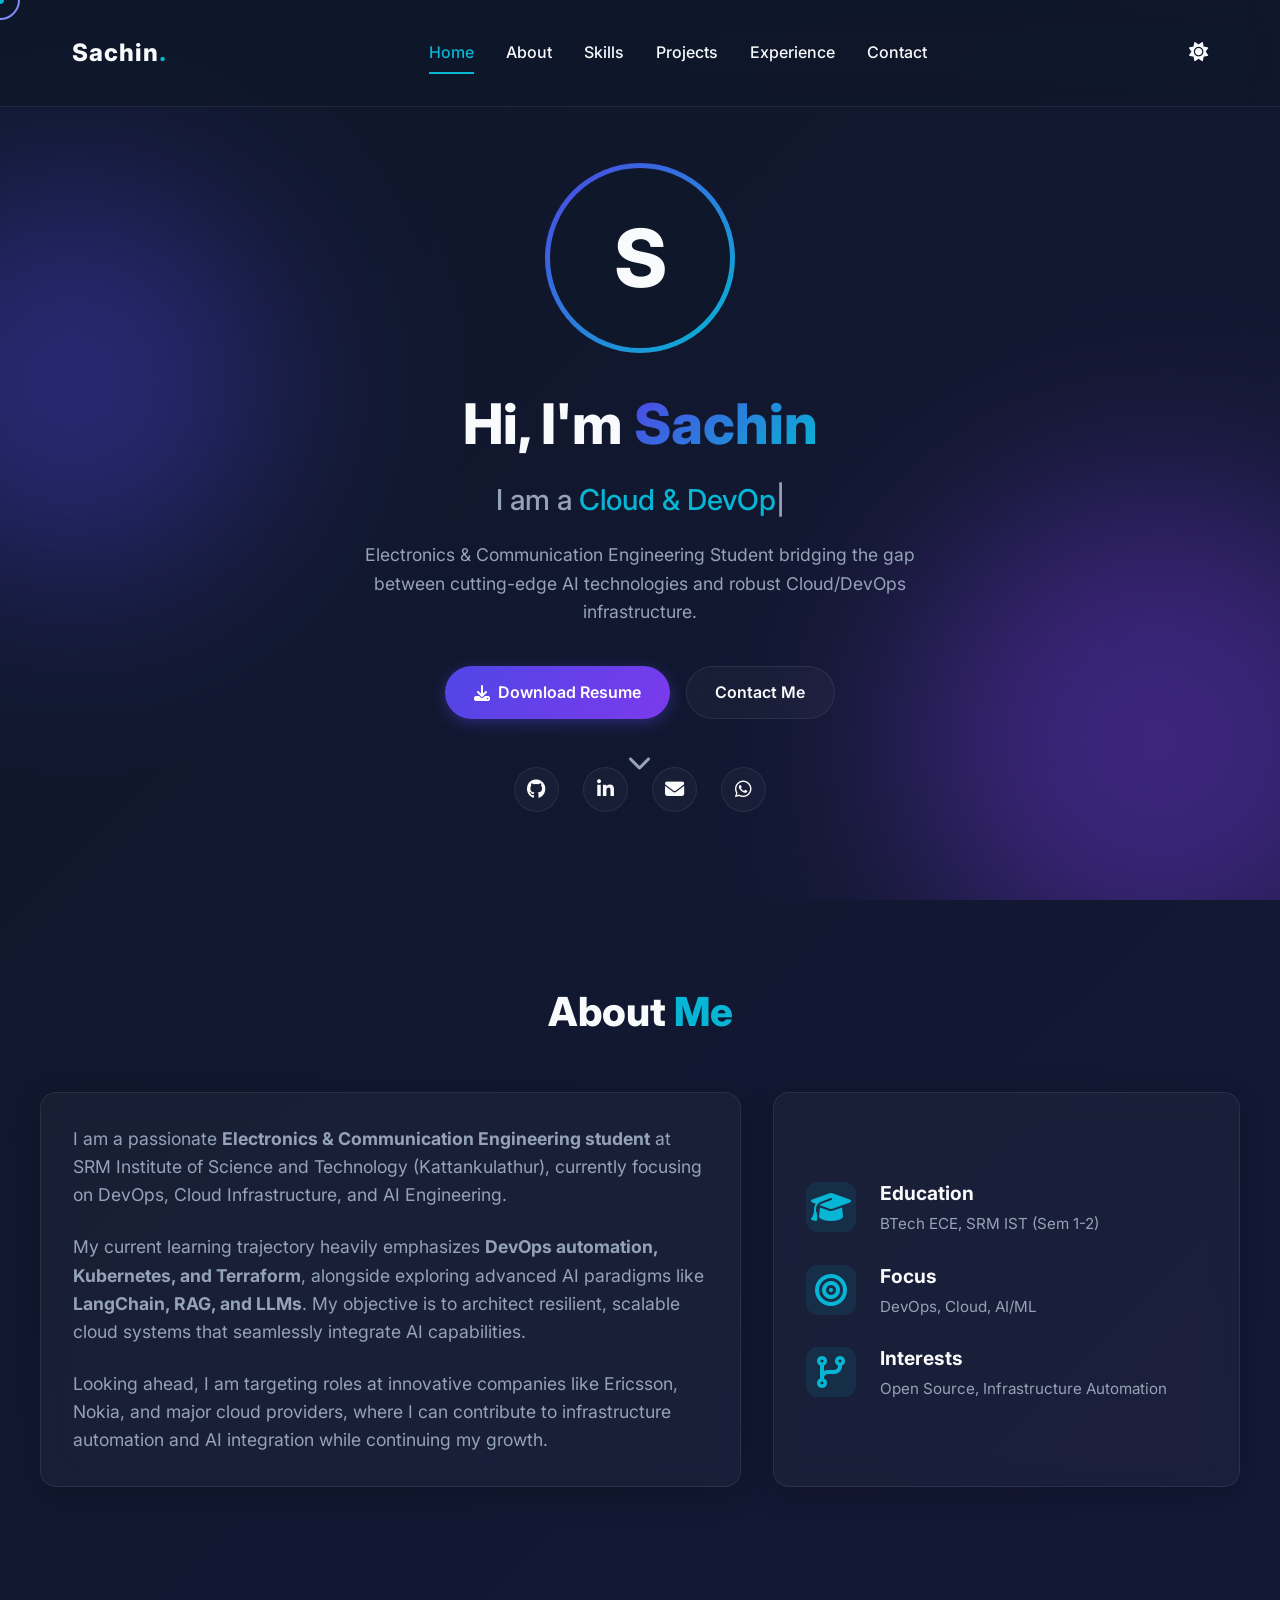
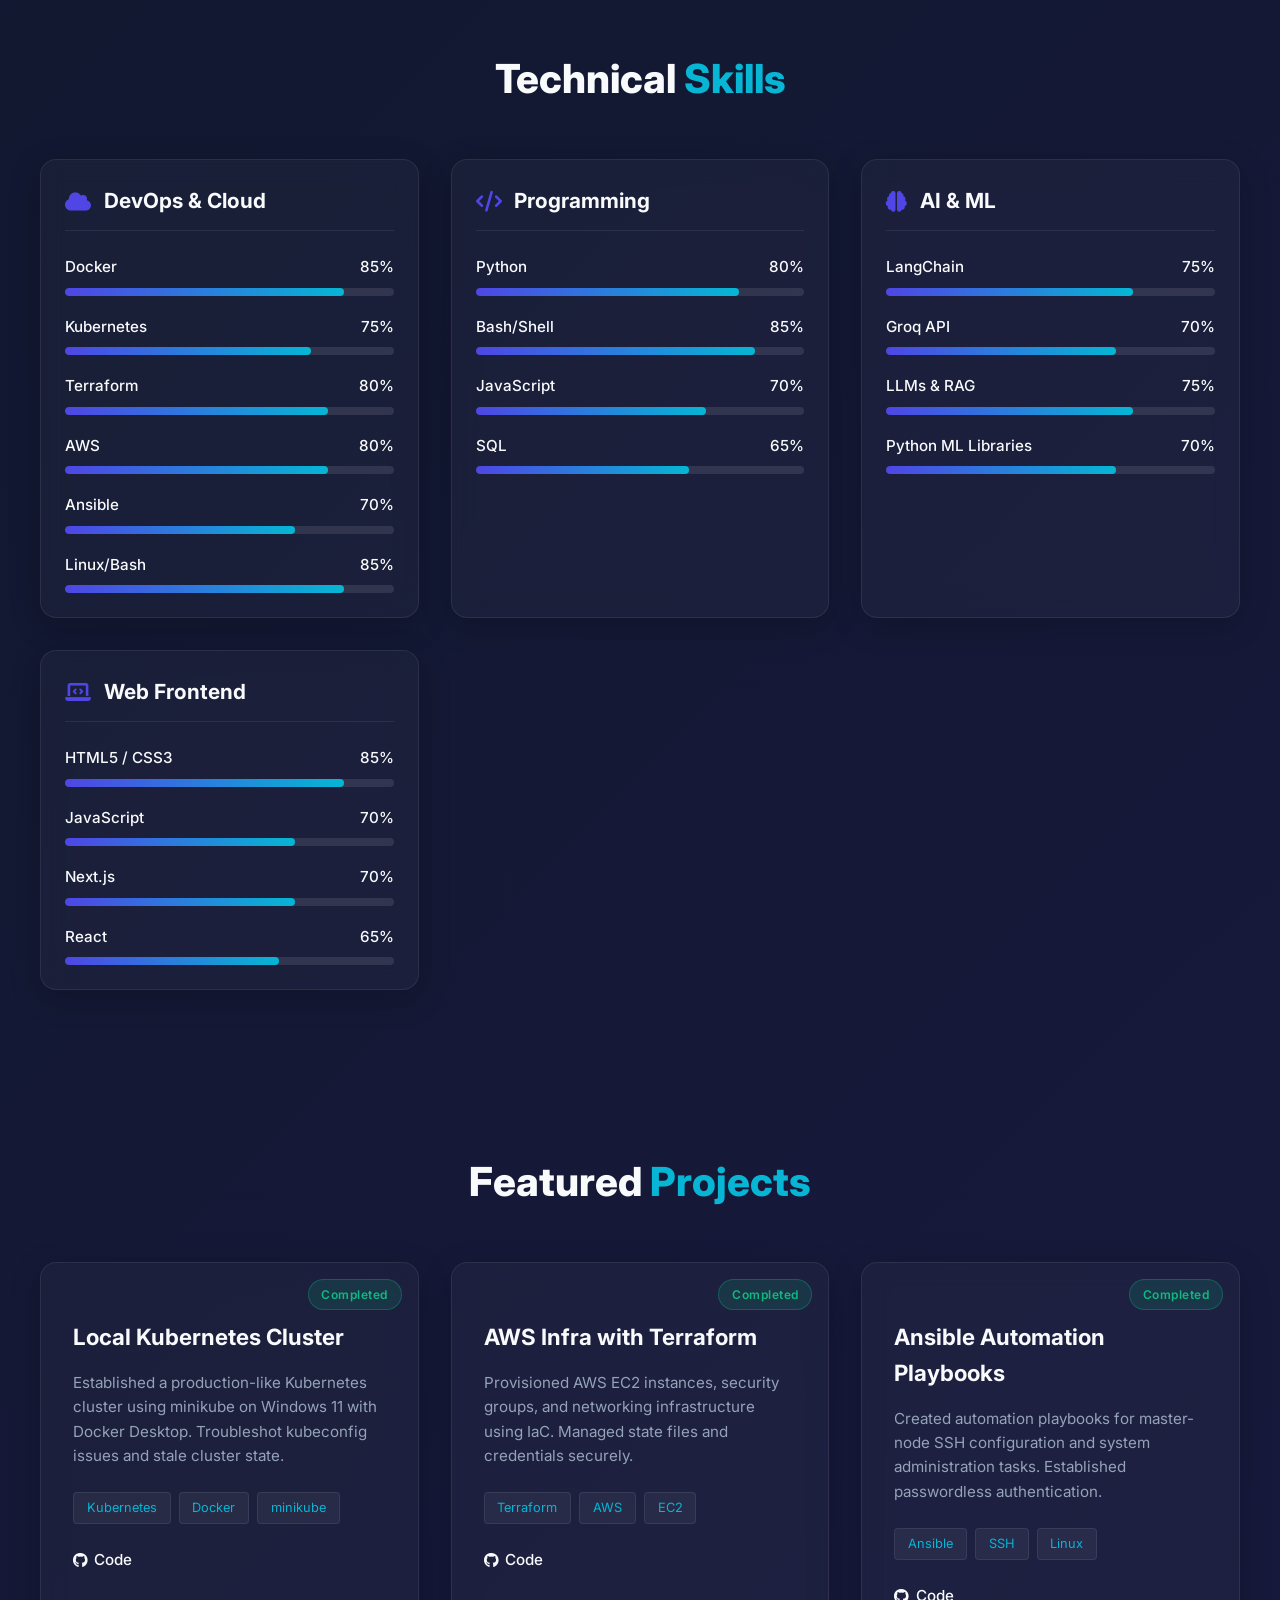
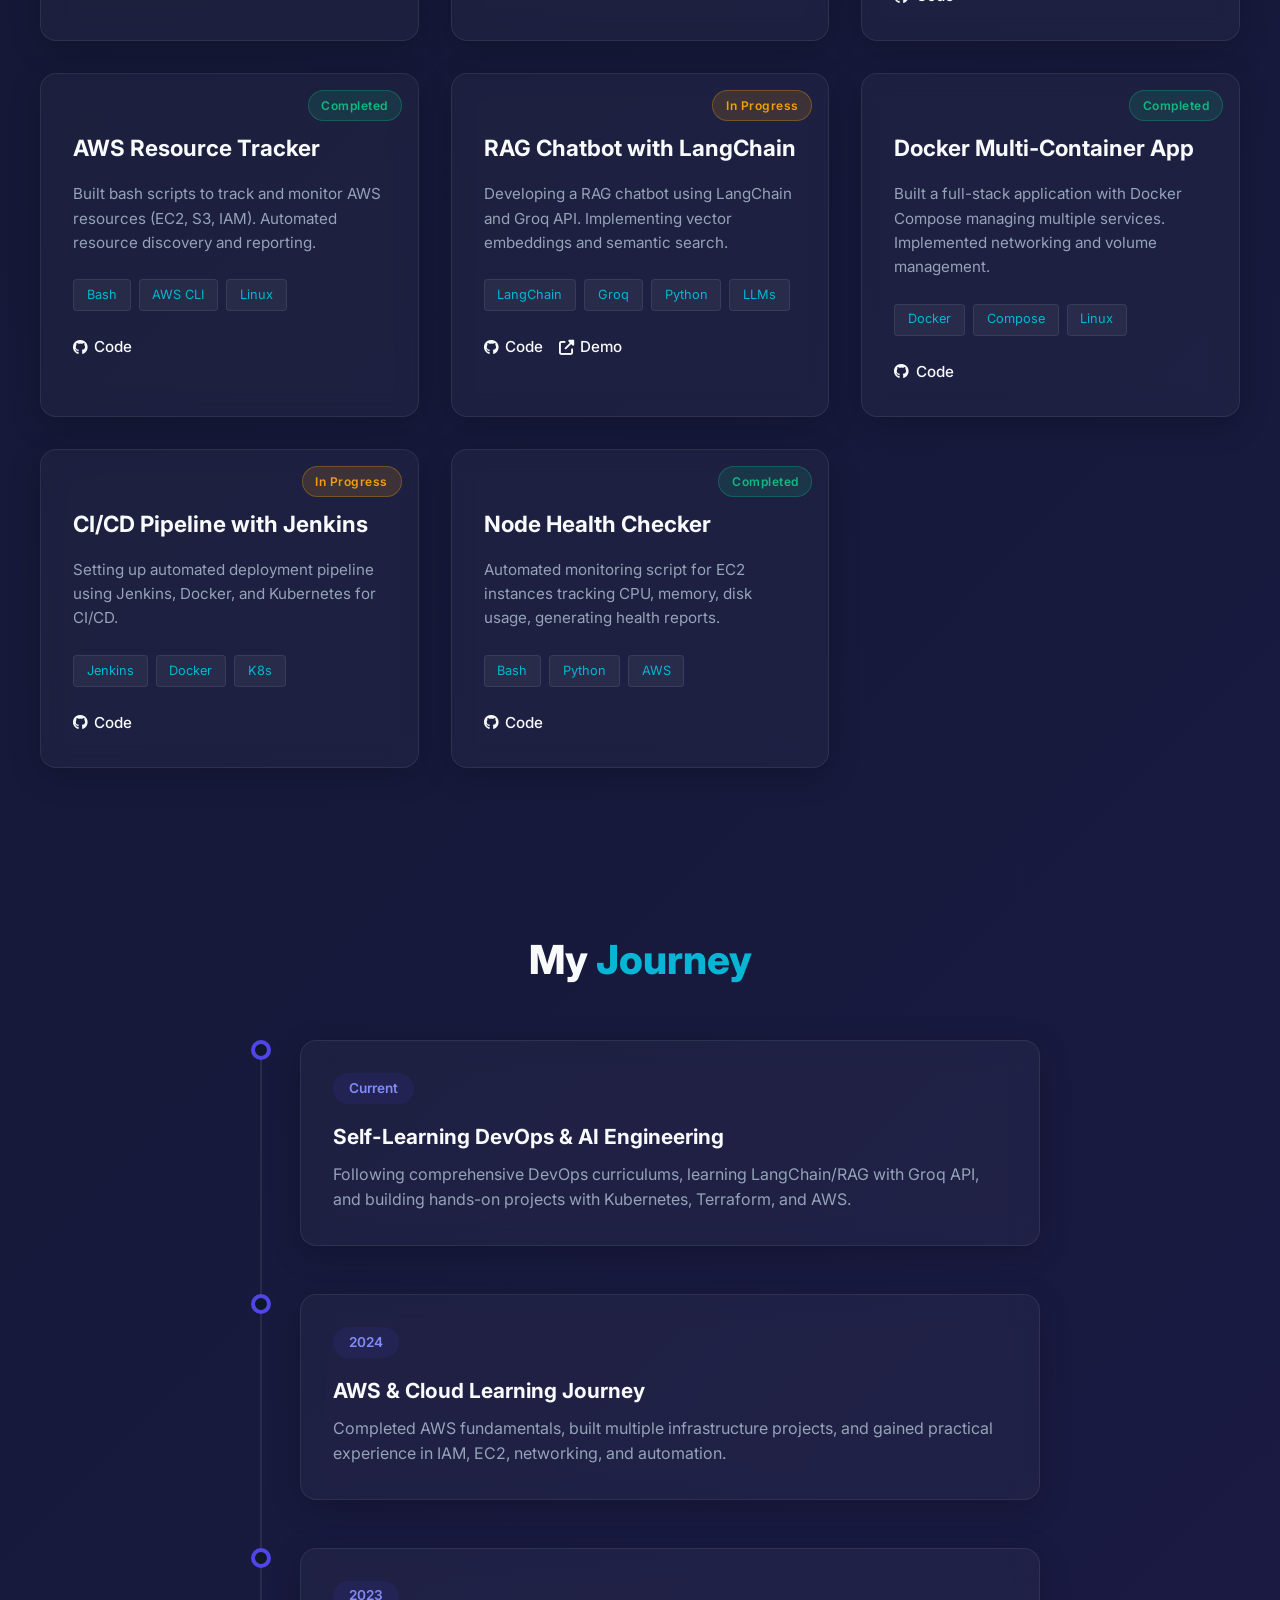
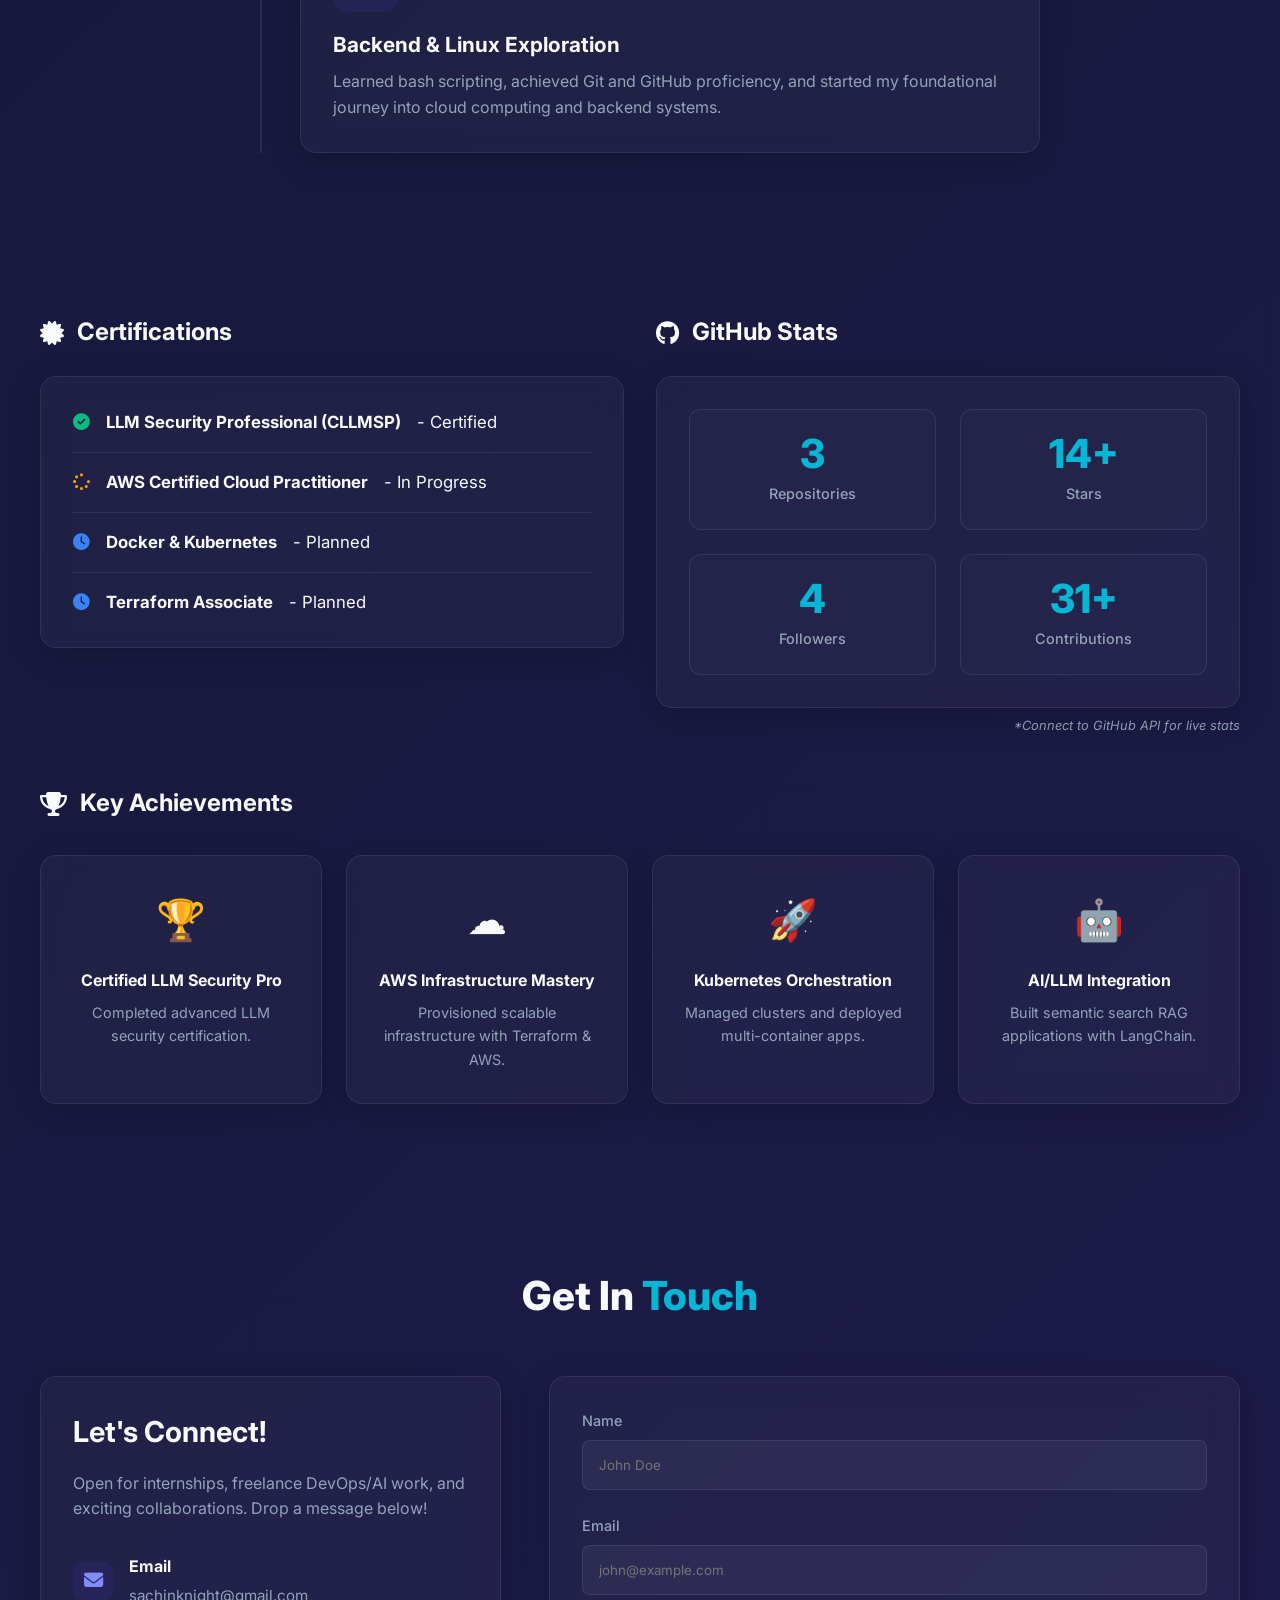
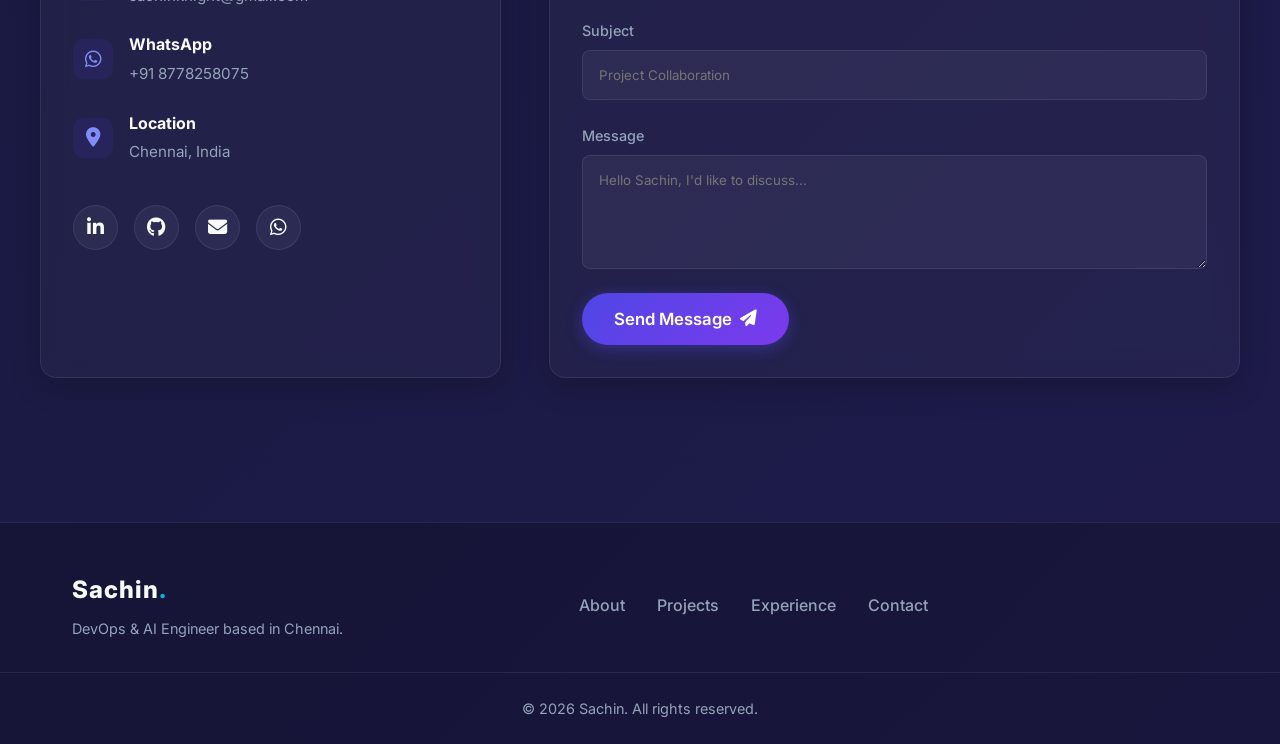
<file: index.html>
<!DOCTYPE html>
<html lang="en">
<head>
    <meta charset="UTF-8">
    <meta name="viewport" content="width=device-width, initial-scale=1.0">
    <meta name="description" content="Sachin - Cloud & DevOps Engineer | AI Enthusiast">
    <title>Sachin | DevOps & AI Engineering Portfolio</title>
    
    <!-- Google Fonts -->
    <link rel="preconnect" href="https://fonts.googleapis.com">
    <link rel="preconnect" href="https://fonts.gstatic.com" crossorigin>
    <link href="https://fonts.googleapis.com/css2?family=Inter:wght@300;400;500;600;700;800&display=swap" rel="stylesheet">
    
    <!-- FontAwesome for Icons -->
    <link rel="stylesheet" href="https://cdnjs.cloudflare.com/ajax/libs/font-awesome/6.4.0/css/all.min.css">
    
    <link rel="stylesheet" href="style.css">
    <link rel="icon" href="assets/icons/favicon.ico" type="image/x-icon">
</head>
<body class="dark-mode">
    
    <!-- Preloader -->
    <div class="preloader" id="preloader">
        <div class="loader-content">
            <span class="loader-logo">S<span class="accent-text">.</span></span>
            <div class="loader-bar"></div>
        </div>
    </div>

    <!-- Scroll Progress Bar -->
    <div class="scroll-progress-container">
        <div class="scroll-progress" id="scroll-progress"></div>
    </div>

    <!-- Navigation -->
    <nav id="navbar" class="glass-nav">
        <div class="nav-container">
            <a href="#home" class="logo">Sachin<span class="accent-text">.</span></a>
            
            <div class="nav-links" id="nav-links">
                <a href="#home" class="nav-item active">Home</a>
                <a href="#about" class="nav-item">About</a>
                <a href="#skills" class="nav-item">Skills</a>
                <a href="#projects" class="nav-item">Projects</a>
                <a href="#experience" class="nav-item">Experience</a>
                <a href="#contact" class="nav-item">Contact</a>
            </div>

            <div class="nav-actions">
                <button id="theme-toggle" class="theme-toggle" aria-label="Toggle Dark/Light Mode">
                    <i class="fas fa-moon dark-icon"></i>
                    <i class="fas fa-sun light-icon"></i>
                </button>
                <div class="hamburger" id="hamburger">
                    <span class="bar"></span>
                    <span class="bar"></span>
                    <span class="bar"></span>
                </div>
            </div>
        </div>
    </nav>

    <!-- Hero Section -->
    <header id="home" class="section hero">
        <!-- Background elements -->
        <div class="hero-bg-glow glow-1"></div>
        <div class="hero-bg-glow glow-2"></div>
        <div id="particles-container"></div>
        
        <div class="container hero-content">
            <div class="hero-image-container fade-in">
                <div class="profile-glow"></div>
                <!-- Placeholder for profile image, add actual image in assets/images/profile.jpg -->
                <div class="profile-img-placeholder">
                    <span>S</span>
                </div>
            </div>
            
            <h1 class="hero-title fade-in delay-1">Hi, I'm <span class="gradient-text">Sachin</span></h1>
            <h2 class="hero-subtitle fade-in delay-2">
                I am a <span id="typing-text" class="typing-text"></span><span class="cursor">|</span>
            </h2>
            
            <p class="hero-desc fade-in delay-3">
                Electronics & Communication Engineering Student bridging the gap between cutting-edge AI technologies and robust Cloud/DevOps infrastructure.
            </p>
            
            <div class="hero-cta fade-in delay-4">
                <a href="assets/resume.pdf" class="btn btn-primary btn-glow" target="_blank" rel="noopener noreferrer">
                    <i class="fas fa-download"></i> Download Resume
                </a>
                <a href="#contact" class="btn btn-secondary glass-btn">
                    Contact Me
                </a>
            </div>
            
            <div class="social-icons fade-in delay-5">
                <a href="https://github.com/scahin-knight" target="_blank" aria-label="GitHub"><i class="fab fa-github"></i></a>
                <a href="https://www.linkedin.com/in/sachin-j07/" target="_blank" aria-label="LinkedIn"><i class="fab fa-linkedin-in"></i></a>
                <a href="mailto:sachinknight@gmail.com" aria-label="Email"><i class="fas fa-envelope"></i></a>
                <a href="https://wa.me/918778258075" target="_blank" aria-label="WhatsApp"><i class="fab fa-whatsapp"></i></a>
            </div>
            
            <a href="#about" class="scroll-down">
                <i class="fas fa-chevron-down"></i>
            </a>
        </div>
    </header>

    <!-- About Section -->
    <section id="about" class="section about">
        <div class="container">
            <h2 class="section-title slide-up">About <span class="accent-text">Me</span></h2>
            
            <div class="about-grid">
                <div class="glass-card about-content slide-right">
                    <p>I am a passionate <strong>Electronics & Communication Engineering student</strong> at SRM Institute of Science and Technology (Kattankulathur), currently focusing on DevOps, Cloud Infrastructure, and AI Engineering.</p>
                    <p>My current learning trajectory heavily emphasizes <strong>DevOps automation, Kubernetes, and Terraform</strong>, alongside exploring advanced AI paradigms like <strong>LangChain, RAG, and LLMs</strong>. My objective is to architect resilient, scalable cloud systems that seamlessly integrate AI capabilities.</p>
                    <p>Looking ahead, I am targeting roles at innovative companies like Ericsson, Nokia, and major cloud providers, where I can contribute to infrastructure automation and AI integration while continuing my growth.</p>
                </div>
                
                <div class="glass-card about-stats slide-left">
                    <div class="stat-item">
                        <i class="fas fa-graduation-cap stat-icon"></i>
                        <div class="stat-info">
                            <h3>Education</h3>
                            <p>BTech ECE, SRM IST (Sem 1-2)</p>
                        </div>
                    </div>
                    <div class="stat-item">
                        <i class="fas fa-bullseye stat-icon"></i>
                        <div class="stat-info">
                            <h3>Focus</h3>
                            <p>DevOps, Cloud, AI/ML</p>
                        </div>
                    </div>
                    <div class="stat-item">
                        <i class="fas fa-code-branch stat-icon"></i>
                        <div class="stat-info">
                            <h3>Interests</h3>
                            <p>Open Source, Infrastructure Automation</p>
                        </div>
                    </div>
                </div>
            </div>
        </div>
    </section>

    <!-- Skills Section -->
    <section id="skills" class="section skills">
        <div class="container">
            <h2 class="section-title slide-up">Technical <span class="accent-text">Skills</span></h2>
            
            <div class="skills-container">
                <!-- DevOps & Cloud -->
                <div class="glass-card skill-category slide-up">
                    <h3 class="category-title"><i class="fas fa-cloud"></i> DevOps & Cloud</h3>
                    <div class="skill-item">
                        <div class="skill-info"><span>Docker</span><span>85%</span></div>
                        <div class="progress-bar"><div class="progress" data-width="85%"></div></div>
                    </div>
                    <div class="skill-item">
                        <div class="skill-info"><span>Kubernetes</span><span>75%</span></div>
                        <div class="progress-bar"><div class="progress" data-width="75%"></div></div>
                    </div>
                    <div class="skill-item">
                        <div class="skill-info"><span>Terraform</span><span>80%</span></div>
                        <div class="progress-bar"><div class="progress" data-width="80%"></div></div>
                    </div>
                    <div class="skill-item">
                        <div class="skill-info"><span>AWS</span><span>80%</span></div>
                        <div class="progress-bar"><div class="progress" data-width="80%"></div></div>
                    </div>
                    <div class="skill-item">
                        <div class="skill-info"><span>Ansible</span><span>70%</span></div>
                        <div class="progress-bar"><div class="progress" data-width="70%"></div></div>
                    </div>
                    <div class="skill-item">
                        <div class="skill-info"><span>Linux/Bash</span><span>85%</span></div>
                        <div class="progress-bar"><div class="progress" data-width="85%"></div></div>
                    </div>
                </div>

                <!-- Programming -->
                <div class="glass-card skill-category slide-up delay-1">
                    <h3 class="category-title"><i class="fas fa-code"></i> Programming</h3>
                    <div class="skill-item">
                        <div class="skill-info"><span>Python</span><span>80%</span></div>
                        <div class="progress-bar"><div class="progress" data-width="80%"></div></div>
                    </div>
                    <div class="skill-item">
                        <div class="skill-info"><span>Bash/Shell</span><span>85%</span></div>
                        <div class="progress-bar"><div class="progress" data-width="85%"></div></div>
                    </div>
                    <div class="skill-item">
                        <div class="skill-info"><span>JavaScript</span><span>70%</span></div>
                        <div class="progress-bar"><div class="progress" data-width="70%"></div></div>
                    </div>
                    <div class="skill-item">
                        <div class="skill-info"><span>SQL</span><span>65%</span></div>
                        <div class="progress-bar"><div class="progress" data-width="65%"></div></div>
                    </div>
                </div>

                <!-- AI & Machine Learning -->
                <div class="glass-card skill-category slide-up delay-2">
                    <h3 class="category-title"><i class="fas fa-brain"></i> AI & ML</h3>
                    <div class="skill-item">
                        <div class="skill-info"><span>LangChain</span><span>75%</span></div>
                        <div class="progress-bar"><div class="progress" data-width="75%"></div></div>
                    </div>
                    <div class="skill-item">
                        <div class="skill-info"><span>Groq API</span><span>70%</span></div>
                        <div class="progress-bar"><div class="progress" data-width="70%"></div></div>
                    </div>
                    <div class="skill-item">
                        <div class="skill-info"><span>LLMs & RAG</span><span>75%</span></div>
                        <div class="progress-bar"><div class="progress" data-width="75%"></div></div>
                    </div>
                    <div class="skill-item">
                        <div class="skill-info"><span>Python ML Libraries</span><span>70%</span></div>
                        <div class="progress-bar"><div class="progress" data-width="70%"></div></div>
                    </div>
                </div>

                <!-- Web Frontend -->
                <div class="glass-card skill-category slide-up">
                    <h3 class="category-title"><i class="fas fa-laptop-code"></i> Web Frontend</h3>
                    <div class="skill-item">
                        <div class="skill-info"><span>HTML5 / CSS3</span><span>85%</span></div>
                        <div class="progress-bar"><div class="progress" data-width="85%"></div></div>
                    </div>
                    <div class="skill-item">
                        <div class="skill-info"><span>JavaScript</span><span>70%</span></div>
                        <div class="progress-bar"><div class="progress" data-width="70%"></div></div>
                    </div>
                    <div class="skill-item">
                        <div class="skill-info"><span>Next.js</span><span>70%</span></div>
                        <div class="progress-bar"><div class="progress" data-width="70%"></div></div>
                    </div>
                    <div class="skill-item">
                        <div class="skill-info"><span>React</span><span>65%</span></div>
                        <div class="progress-bar"><div class="progress" data-width="65%"></div></div>
                    </div>
                </div>
            </div>
        </div>
    </section>

    <!-- Projects Section -->
    <section id="projects" class="section projects">
        <div class="container">
            <h2 class="section-title slide-up">Featured <span class="accent-text">Projects</span></h2>
            
            <div class="projects-grid">
                <!-- Project 1 -->
                <div class="glass-card project-card slide-up">
                    <div class="project-content">
                        <div class="project-status completed">Completed</div>
                        <h3 class="project-title">Local Kubernetes Cluster</h3>
                        <p class="project-desc">Established a production-like Kubernetes cluster using minikube on Windows 11 with Docker Desktop. Troubleshot kubeconfig issues and stale cluster state.</p>
                        <div class="project-tech">
                            <span>Kubernetes</span><span>Docker</span><span>minikube</span>
                        </div>
                        <div class="project-links">
                            <a href="#" target="_blank"><i class="fab fa-github"></i> Code</a>
                        </div>
                    </div>
                </div>

                <!-- Project 2 -->
                <div class="glass-card project-card slide-up delay-1">
                    <div class="project-content">
                        <div class="project-status completed">Completed</div>
                        <h3 class="project-title">AWS Infra with Terraform</h3>
                        <p class="project-desc">Provisioned AWS EC2 instances, security groups, and networking infrastructure using IaC. Managed state files and credentials securely.</p>
                        <div class="project-tech">
                            <span>Terraform</span><span>AWS</span><span>EC2</span>
                        </div>
                        <div class="project-links">
                            <a href="#" target="_blank"><i class="fab fa-github"></i> Code</a>
                        </div>
                    </div>
                </div>

                <!-- Project 3 -->
                <div class="glass-card project-card slide-up delay-2">
                    <div class="project-content">
                        <div class="project-status completed">Completed</div>
                        <h3 class="project-title">Ansible Automation Playbooks</h3>
                        <p class="project-desc">Created automation playbooks for master-node SSH configuration and system administration tasks. Established passwordless authentication.</p>
                        <div class="project-tech">
                            <span>Ansible</span><span>SSH</span><span>Linux</span>
                        </div>
                        <div class="project-links">
                            <a href="#" target="_blank"><i class="fab fa-github"></i> Code</a>
                        </div>
                    </div>
                </div>

                <!-- Project 4 -->
                <div class="glass-card project-card slide-up">
                    <div class="project-content">
                        <div class="project-status completed">Completed</div>
                        <h3 class="project-title">AWS Resource Tracker</h3>
                        <p class="project-desc">Built bash scripts to track and monitor AWS resources (EC2, S3, IAM). Automated resource discovery and reporting.</p>
                        <div class="project-tech">
                            <span>Bash</span><span>AWS CLI</span><span>Linux</span>
                        </div>
                        <div class="project-links">
                            <a href="#" target="_blank"><i class="fab fa-github"></i> Code</a>
                        </div>
                    </div>
                </div>

                <!-- Project 5 -->
                <div class="glass-card project-card slide-up delay-1">
                    <div class="project-content">
                        <div class="project-status in-progress">In Progress</div>
                        <h3 class="project-title">RAG Chatbot with LangChain</h3>
                        <p class="project-desc">Developing a RAG chatbot using LangChain and Groq API. Implementing vector embeddings and semantic search.</p>
                        <div class="project-tech">
                            <span>LangChain</span><span>Groq</span><span>Python</span><span>LLMs</span>
                        </div>
                        <div class="project-links">
                            <a href="#" target="_blank"><i class="fab fa-github"></i> Code</a>
                            <a href="#" target="_blank"><i class="fas fa-external-link-alt"></i> Demo</a>
                        </div>
                    </div>
                </div>

                <!-- Project 6 -->
                <div class="glass-card project-card slide-up delay-2">
                    <div class="project-content">
                        <div class="project-status completed">Completed</div>
                        <h3 class="project-title">Docker Multi-Container App</h3>
                        <p class="project-desc">Built a full-stack application with Docker Compose managing multiple services. Implemented networking and volume management.</p>
                        <div class="project-tech">
                            <span>Docker</span><span>Compose</span><span>Linux</span>
                        </div>
                        <div class="project-links">
                            <a href="#" target="_blank"><i class="fab fa-github"></i> Code</a>
                        </div>
                    </div>
                </div>

                <!-- Project 7 -->
                <div class="glass-card project-card slide-up">
                    <div class="project-content">
                        <div class="project-status in-progress">In Progress</div>
                        <h3 class="project-title">CI/CD Pipeline with Jenkins</h3>
                        <p class="project-desc">Setting up automated deployment pipeline using Jenkins, Docker, and Kubernetes for CI/CD.</p>
                        <div class="project-tech">
                            <span>Jenkins</span><span>Docker</span><span>K8s</span>
                        </div>
                        <div class="project-links">
                            <a href="#" target="_blank"><i class="fab fa-github"></i> Code</a>
                        </div>
                    </div>
                </div>

                <!-- Project 8 -->
                <div class="glass-card project-card slide-up delay-1">
                    <div class="project-content">
                        <div class="project-status completed">Completed</div>
                        <h3 class="project-title">Node Health Checker</h3>
                        <p class="project-desc">Automated monitoring script for EC2 instances tracking CPU, memory, disk usage, generating health reports.</p>
                        <div class="project-tech">
                            <span>Bash</span><span>Python</span><span>AWS</span>
                        </div>
                        <div class="project-links">
                            <a href="#" target="_blank"><i class="fab fa-github"></i> Code</a>
                        </div>
                    </div>
                </div>
            </div>
        </div>
    </section>

    <!-- Experience & Timeline Section -->
    <section id="experience" class="section experience">
        <div class="container">
            <h2 class="section-title slide-up">My <span class="accent-text">Journey</span></h2>
            
            <div class="timeline">
                <div class="timeline-item slide-up">
                    <div class="timeline-dot"></div>
                    <div class="timeline-content glass-card">
                        <div class="timeline-date">Current</div>
                        <h3 class="timeline-title">Self-Learning DevOps & AI Engineering</h3>
                        <p class="timeline-desc">Following comprehensive DevOps curriculums, learning LangChain/RAG with Groq API, and building hands-on projects with Kubernetes, Terraform, and AWS.</p>
                    </div>
                </div>

                <div class="timeline-item slide-up">
                    <div class="timeline-dot"></div>
                    <div class="timeline-content glass-card">
                        <div class="timeline-date">2024</div>
                        <h3 class="timeline-title">AWS & Cloud Learning Journey</h3>
                        <p class="timeline-desc">Completed AWS fundamentals, built multiple infrastructure projects, and gained practical experience in IAM, EC2, networking, and automation.</p>
                    </div>
                </div>

                <div class="timeline-item slide-up">
                    <div class="timeline-dot"></div>
                    <div class="timeline-content glass-card">
                        <div class="timeline-date">2023</div>
                        <h3 class="timeline-title">Backend & Linux Exploration</h3>
                        <p class="timeline-desc">Learned bash scripting, achieved Git and GitHub proficiency, and started my foundational journey into cloud computing and backend systems.</p>
                    </div>
                </div>
            </div>
        </div>
    </section>

    <!-- Additional Highlights (Certifications, Achievements, GitHub Stats) -->
    <section id="highlights" class="section highlights">
        <div class="container">
            <div class="highlights-grid">
                
                <!-- Certifications -->
                <div class="highlight-column slide-right">
                    <h3 class="column-title"><i class="fas fa-certificate"></i> Certifications</h3>
                    <div class="glass-card list-card">
                        <ul>
                            <li><i class="fas fa-check-circle text-success"></i> <strong>LLM Security Professional (CLLMSP)</strong> - Certified</li>
                            <li><i class="fas fa-spinner fa-spin text-warning"></i> <strong>AWS Certified Cloud Practitioner</strong> - In Progress</li>
                            <li><i class="fas fa-clock text-info"></i> <strong>Docker & Kubernetes</strong> - Planned</li>
                            <li><i class="fas fa-clock text-info"></i> <strong>Terraform Associate</strong> - Planned</li>
                        </ul>
                    </div>
                </div>

                <!-- GitHub Stats -->
                <div class="highlight-column slide-left">
                    <h3 class="column-title"><i class="fab fa-github"></i> GitHub Stats</h3>
                    <div class="glass-card stats-card" id="github-stats">
                        <div class="stat-box">
                            <span class="stat-number" data-target="25">0</span>
                            <span class="stat-label">Repositories</span>
                        </div>
                        <div class="stat-box">
                            <span class="stat-number" data-target="150">0</span>
                            <span class="stat-label">Stars</span>
                        </div>
                        <div class="stat-box">
                            <span class="stat-number" data-target="45">0</span>
                            <span class="stat-label">Followers</span>
                        </div>
                        <div class="stat-box">
                            <span class="stat-number" data-target="350">0</span>
                            <span class="stat-label">Contributions</span>
                        </div>
                    </div>
                    <p class="stat-note">*Connect to GitHub API for live stats</p>
                </div>
            </div>

            <!-- Achievements -->
            <div class="achievements-section slide-up">
                <h3 class="column-title text-center" style="margin-top: 3rem;"><i class="fas fa-trophy"></i> Key Achievements</h3>
                <div class="achievements-grid">
                    <div class="glass-card achievement-card">
                        <div class="achievement-icon">🏆</div>
                        <h4>Certified LLM Security Pro</h4>
                        <p>Completed advanced LLM security certification.</p>
                    </div>
                    <div class="glass-card achievement-card">
                        <div class="achievement-icon">☁️</div>
                        <h4>AWS Infrastructure Mastery</h4>
                        <p>Provisioned scalable infrastructure with Terraform & AWS.</p>
                    </div>
                    <div class="glass-card achievement-card">
                        <div class="achievement-icon">🚀</div>
                        <h4>Kubernetes Orchestration</h4>
                        <p>Managed clusters and deployed multi-container apps.</p>
                    </div>
                    <div class="glass-card achievement-card">
                        <div class="achievement-icon">🤖</div>
                        <h4>AI/LLM Integration</h4>
                        <p>Built semantic search RAG applications with LangChain.</p>
                    </div>
                </div>
            </div>
        </div>
    </section>

    <!-- Contact Section -->
    <section id="contact" class="section contact">
        <div class="container">
            <h2 class="section-title slide-up">Get In <span class="accent-text">Touch</span></h2>
            
            <div class="contact-grid">
                <div class="contact-info glass-card slide-right">
                    <h3>Let's Connect!</h3>
                    <p>Open for internships, freelance DevOps/AI work, and exciting collaborations. Drop a message below!</p>
                    
                    <div class="contact-methods">
                        <div class="method-item">
                            <i class="fas fa-envelope"></i>
                            <div>
                                <h4>Email</h4>
                                <a href="mailto:sachinknight@gmail.com">sachinknight@gmail.com</a>
                            </div>
                        </div>
                        <div class="method-item">
                            <i class="fab fa-whatsapp"></i>
                            <div>
                                <h4>WhatsApp</h4>
                                <a href="https://wa.me/918778258075" target="_blank">+91 8778258075</a>
                            </div>
                        </div>
                        <div class="method-item">
                            <i class="fas fa-map-marker-alt"></i>
                            <div>
                                <h4>Location</h4>
                                <span>Chennai, India</span>
                            </div>
                        </div>
                    </div>

                    <div class="social-links">
                        <a href="https://www.linkedin.com/in/sachin-j07/" target="_blank" class="social-link"><i class="fab fa-linkedin-in"></i></a>
                        <a href="https://github.com/scahin-knight" target="_blank" class="social-link"><i class="fab fa-github"></i></a>
                        <a href="mailto:sachinknight@gmail.com" class="social-link"><i class="fas fa-envelope"></i></a>
                        <a href="https://wa.me/918778258075" target="_blank" class="social-link"><i class="fab fa-whatsapp"></i></a>
                    </div>
                </div>

                <div class="contact-form-container glass-card slide-left">
                    <form id="contact-form" class="contact-form">
                        <div class="form-group">
                            <label for="name">Name</label>
                            <input type="text" id="name" name="name" required placeholder="John Doe">
                        </div>
                        <div class="form-group">
                            <label for="email">Email</label>
                            <input type="email" id="email" name="email" required placeholder="john@example.com">
                        </div>
                        <div class="form-group">
                            <label for="subject">Subject</label>
                            <input type="text" id="subject" name="subject" required placeholder="Project Collaboration">
                        </div>
                        <div class="form-group">
                            <label for="message">Message</label>
                            <textarea id="message" name="message" rows="5" required placeholder="Hello Sachin, I'd like to discuss..."></textarea>
                        </div>
                        <button type="submit" class="btn btn-primary btn-submit">
                            <span>Send Message</span>
                            <i class="fas fa-paper-plane"></i>
                        </button>
                        <div id="form-message" class="form-message"></div>
                    </form>
                </div>
            </div>
        </div>
    </section>

    <!-- Footer -->
    <footer>
        <div class="container footer-content">
            <div class="footer-brand">
                <a href="#home" class="logo">Sachin<span class="accent-text">.</span></a>
                <p>DevOps & AI Engineer based in Chennai.</p>
            </div>
            
            <div class="footer-links">
                <a href="#about">About</a>
                <a href="#projects">Projects</a>
                <a href="#experience">Experience</a>
                <a href="#contact">Contact</a>
            </div>
            
            <button id="back-to-top" class="back-to-top" aria-label="Back to Top">
                <i class="fas fa-arrow-up"></i>
            </button>
        </div>
        <div class="footer-bottom">
            <p>&copy; <span id="current-year"></span> Sachin. All rights reserved.</p>
        </div>
    </footer>

    <!-- Custom Cursor (Optional) -->
    <div class="cursor-dot" id="cursor-dot"></div>
    <div class="cursor-outline" id="cursor-outline"></div>

    <script src="script.js"></script>
</body>
</html>
</file>
<file: style.css>
/* ==========================================================================
   CSS Variables & Theming
   ========================================================================== */
   :root {
    /* Dark Theme (Default) */
    --primary: #4F46E5;
    --primary-hover: #818CF8;
    --secondary: #7C3AED;
    --accent: #06B6D4;
    
    --bg-color: #0F172A;
    --bg-gradient: linear-gradient(135deg, #0F172A 0%, #1E1B4B 100%);
    --text-main: #F8FAFC;
    --text-muted: #94A3B8;
    
    --card-bg: rgba(255, 255, 255, 0.03);
    --card-border: rgba(255, 255, 255, 0.08);
    --card-hover: rgba(255, 255, 255, 0.06);
    --glass-blur: blur(12px);

    --success: #10B981;
    --warning: #F59E0B;
    --info: #3B82F6;

    /* Typography */
    --font-main: 'Inter', system-ui, -apple-system, sans-serif;
    
    /* Spacing & Utilities */
    --section-pad: 5rem 2rem;
    --border-radius: 16px;
    --transition: all 0.3s cubic-bezier(0.4, 0, 0.2, 1);
}

body.light-mode {
    --primary: #4338CA;
    --primary-hover: #4F46E5;
    --secondary: #6D28D9;
    --accent: #0891B2;
    
    --bg-color: #F8FAFC;
    --bg-gradient: linear-gradient(135deg, #F8FAFC 0%, #E2E8F0 100%);
    --text-main: #0F172A;
    --text-muted: #475569;
    
    --card-bg: rgba(255, 255, 255, 0.7);
    --card-border: rgba(15, 23, 42, 0.1);
    --card-hover: rgba(255, 255, 255, 0.9);
    --glass-blur: blur(16px);
}

/* ==========================================================================
   Reset & Base Styles
   ========================================================================== */
* {
    margin: 0;
    padding: 0;
    box-sizing: border-box;
}

html {
    scroll-behavior: smooth;
    scroll-padding-top: 80px; /* Account for sticky nav */
}

body {
    font-family: var(--font-main);
    background: var(--bg-gradient);
    background-color: var(--bg-color);
    color: var(--text-main);
    line-height: 1.6;
    overflow-x: hidden;
    transition: background-color 0.5s ease, color 0.5s ease;
}

a {
    text-decoration: none;
    color: inherit;
    transition: var(--transition);
}

ul {
    list-style: none;
}

.container {
    max-width: 1200px;
    margin: 0 auto;
    width: 100%;
}

.section {
    padding: var(--section-pad);
    position: relative;
    z-index: 1;
}

.section-title {
    font-size: 2.5rem;
    font-weight: 800;
    text-align: center;
    margin-bottom: 3rem;
}

.accent-text {
    color: var(--accent);
}

.gradient-text {
    background: linear-gradient(135deg, var(--primary), var(--accent));
    -webkit-background-clip: text;
    -webkit-text-fill-color: transparent;
    background-clip: text;
}

.text-center { text-align: center; }
.text-success { color: var(--success); }
.text-warning { color: var(--warning); }
.text-info { color: var(--info); }

/* ==========================================================================
   Custom Cursor & Preloader & Scroll Progress
   ========================================================================== */
.cursor-dot {
    width: 8px;
    height: 8px;
    background-color: var(--accent);
}

.cursor-outline {
    width: 40px;
    height: 40px;
    border: 2px solid var(--primary-hover);
}

.cursor-dot, .cursor-outline {
    position: fixed;
    top: 0;
    left: 0;
    transform: translate(-50%, -50%);
    border-radius: 50%;
    z-index: 9999;
    pointer-events: none;
}

@media (max-width: 768px) {
    .cursor-dot, .cursor-outline {
        display: none;
    }
}

.preloader {
    position: fixed;
    top: 0;
    left: 0;
    width: 100%;
    height: 100vh;
    background-color: var(--bg-color);
    display: flex;
    justify-content: center;
    align-items: center;
    z-index: 10000;
    transition: opacity 0.5s ease, visibility 0.5s ease;
}

.loader-content {
    display: flex;
    flex-direction: column;
    align-items: center;
    gap: 20px;
}

.loader-logo {
    font-size: 3rem;
    font-weight: 800;
    letter-spacing: 2px;
    animation: pulse 1.5s infinite;
}

.loader-bar {
    width: 150px;
    height: 4px;
    background: rgba(255, 255, 255, 0.1);
    border-radius: 4px;
    overflow: hidden;
    position: relative;
}

.loader-bar::after {
    content: '';
    position: absolute;
    top: 0;
    left: 0;
    height: 100%;
    width: 0%;
    background: linear-gradient(90deg, var(--primary), var(--accent));
    animation: loadProgress 1.5s ease-in-out forwards;
}

.scroll-progress-container {
    position: fixed;
    top: 0;
    left: 0;
    width: 100%;
    height: 4px;
    background: transparent;
    z-index: 2000;
}

.scroll-progress {
    height: 100%;
    width: 0%;
    background: linear-gradient(90deg, var(--primary), var(--accent));
    box-shadow: 0 0 10px var(--accent);
}

/* ==========================================================================
   Navigation
   ========================================================================== */
.glass-nav {
    position: fixed;
    top: 0;
    width: 100%;
    z-index: 1000;
    background: rgba(15, 23, 42, 0.7);
    backdrop-filter: var(--glass-blur);
    -webkit-backdrop-filter: var(--glass-blur);
    border-bottom: 1px solid var(--card-border);
    transition: var(--transition);
}

body.light-mode .glass-nav {
    background: rgba(248, 250, 252, 0.8);
}

.nav-container {
    max-width: 1200px;
    margin: 0 auto;
    padding: 1rem 2rem;
    display: flex;
    justify-content: space-between;
    align-items: center;
}

.logo {
    font-size: 1.5rem;
    font-weight: 800;
    letter-spacing: 1px;
}

.nav-links {
    display: flex;
    gap: 2rem;
}

.nav-item {
    font-weight: 500;
    position: relative;
    padding: 0.5rem 0;
}

.nav-item::after {
    content: '';
    position: absolute;
    bottom: 0;
    left: 0;
    width: 0%;
    height: 2px;
    background: var(--accent);
    transition: var(--transition);
}

.nav-item:hover::after, .nav-item.active::after {
    width: 100%;
}

.nav-item:hover, .nav-item.active {
    color: var(--accent);
}

.nav-actions {
    display: flex;
    align-items: center;
    gap: 1.5rem;
}

.theme-toggle {
    background: none;
    border: none;
    color: var(--text-main);
    font-size: 1.2rem;
    cursor: pointer;
    transition: transform 0.3s ease;
}

.theme-toggle:hover {
    transform: scale(1.1);
    color: var(--accent);
}

.dark-icon { display: none; }
.light-icon { display: block; }

body.light-mode .dark-icon { display: block; }
body.light-mode .light-icon { display: none; }

.hamburger {
    display: none;
    cursor: pointer;
    flex-direction: column;
    gap: 5px;
}

.hamburger .bar {
    width: 25px;
    height: 3px;
    background-color: var(--text-main);
    transition: var(--transition);
    border-radius: 3px;
}

/* ==========================================================================
   Glassmorphism Card Utilities
   ========================================================================== */
.glass-card {
    background: var(--card-bg);
    backdrop-filter: var(--glass-blur);
    -webkit-backdrop-filter: var(--glass-blur);
    border: 1px solid var(--card-border);
    border-radius: var(--border-radius);
    padding: 2rem;
    transition: var(--transition);
    box-shadow: 0 8px 32px 0 rgba(0, 0, 0, 0.2);
}

body.light-mode .glass-card {
    box-shadow: 0 8px 32px 0 rgba(31, 38, 135, 0.05);
}

.glass-card:hover {
    background: var(--card-hover);
    transform: translateY(-5px);
    box-shadow: 0 12px 40px 0 rgba(0, 0, 0, 0.3);
    border-color: rgba(255,255,255,0.15);
}

body.light-mode .glass-card:hover {
    border-color: rgba(15,23,42,0.2);
}

/* Buttons */
.btn {
    display: inline-flex;
    align-items: center;
    justify-content: center;
    gap: 0.5rem;
    padding: 0.8rem 1.8rem;
    border-radius: 30px;
    font-weight: 600;
    cursor: pointer;
    transition: var(--transition);
    border: none;
    font-family: var(--font-main);
    font-size: 1rem;
    position: relative;
    overflow: hidden;
}

.btn-primary {
    background: linear-gradient(135deg, var(--primary), var(--secondary));
    color: #fff;
    box-shadow: 0 4px 15px rgba(79, 70, 229, 0.4);
}

.btn-primary:hover {
    background: linear-gradient(135deg, var(--primary-hover), var(--secondary));
    transform: translateY(-2px);
    box-shadow: 0 6px 20px rgba(79, 70, 229, 0.6);
}

.btn-glow::before {
    content: '';
    position: absolute;
    top: -50%;
    left: -50%;
    width: 200%;
    height: 200%;
    background: radial-gradient(circle, rgba(255,255,255,0.3) 0%, transparent 60%);
    opacity: 0;
    transform: scale(0.5);
    transition: opacity 0.3s, transform 0.3s;
}

.btn-glow:hover::before {
    opacity: 1;
    transform: scale(1);
    animation: rotateGlow 3s linear infinite;
}

.glass-btn {
    background: var(--card-bg);
    border: 1px solid var(--card-border);
    color: var(--text-main);
    backdrop-filter: var(--glass-blur);
}

.glass-btn:hover {
    background: rgba(255, 255, 255, 0.1);
    border-color: var(--accent);
    color: var(--accent);
}

body.light-mode .glass-btn:hover {
    background: rgba(15, 23, 42, 0.05);
}

/* ==========================================================================
   Hero Section
   ========================================================================== */
.hero {
    min-height: 100vh;
    display: flex;
    align-items: center;
    justify-content: center;
    text-align: center;
    position: relative;
    overflow: hidden;
}

#particles-container {
    position: absolute;
    top: 0;
    left: 0;
    width: 100%;
    height: 100%;
    z-index: 0;
    opacity: 0.5;
}

.hero-bg-glow {
    position: absolute;
    border-radius: 50%;
    filter: blur(100px);
    opacity: 0.4;
    z-index: 0;
}

.glow-1 {
    top: 20%;
    left: -10%;
    width: 400px;
    height: 400px;
    background: var(--primary);
}

.glow-2 {
    bottom: -10%;
    right: -10%;
    width: 500px;
    height: 500px;
    background: var(--secondary);
}

body.light-mode .hero-bg-glow {
    opacity: 0.2;
}

.hero-content {
    position: relative;
    z-index: 2;
    display: flex;
    flex-direction: column;
    align-items: center;
    padding-top: 80px;
}

.hero-image-container {
    position: relative;
    width: 180px;
    height: 180px;
    margin-bottom: 2rem;
}

.profile-glow {
    position: absolute;
    top: -5px;
    left: -5px;
    right: -5px;
    bottom: -5px;
    border-radius: 50%;
    background: linear-gradient(135deg, var(--primary), var(--accent));
    z-index: 1;
    animation: pulseGlow 3s infinite alternate;
}

.profile-img-placeholder {
    position: relative;
    width: 100%;
    height: 100%;
    border-radius: 50%;
    background: var(--bg-color);
    z-index: 2;
    display: flex;
    justify-content: center;
    align-items: center;
    font-size: 5rem;
    font-weight: 800;
    color: var(--text-main);
    border: 4px solid var(--bg-color);
    overflow: hidden;
}

.hero-title {
    font-size: 3.5rem;
    font-weight: 800;
    margin-bottom: 0.5rem;
}

.hero-subtitle {
    font-size: 1.8rem;
    font-weight: 500;
    color: var(--text-muted);
    margin-bottom: 1.5rem;
    height: 40px; /* Fixed height to prevent layout shift during typing */
}

.typing-text {
    color: var(--accent);
}

.cursor {
    animation: blink 1s infinite;
}

.hero-desc {
    max-width: 600px;
    font-size: 1.1rem;
    color: var(--text-muted);
    margin-bottom: 2.5rem;
}

.hero-cta {
    display: flex;
    gap: 1rem;
    margin-bottom: 3rem;
}

.social-icons {
    display: flex;
    gap: 1.5rem;
}

.social-icons a {
    display: inline-flex;
    justify-content: center;
    align-items: center;
    width: 45px;
    height: 45px;
    border-radius: 50%;
    background: var(--card-bg);
    border: 1px solid var(--card-border);
    font-size: 1.2rem;
    color: var(--text-main);
    backdrop-filter: var(--glass-blur);
    transition: var(--transition);
}

.social-icons a:hover {
    background: var(--primary);
    border-color: var(--primary);
    color: #fff;
    transform: translateY(-5px);
    box-shadow: 0 5px 15px rgba(79, 70, 229, 0.4);
}

.scroll-down {
    position: absolute;
    bottom: 30px;
    left: 50%;
    transform: translateX(-50%);
    font-size: 1.5rem;
    color: var(--text-muted);
    animation: bounce 2s infinite;
    cursor: pointer;
}

/* ==========================================================================
   About Section
   ========================================================================== */
.about-grid {
    display: grid;
    grid-template-columns: 3fr 2fr;
    gap: 2rem;
}

.about-content p {
    margin-bottom: 1.5rem;
    font-size: 1.1rem;
    color: var(--text-muted);
}

.about-content p:last-child {
    margin-bottom: 0;
}

.about-stats {
    display: flex;
    flex-direction: column;
    gap: 1.5rem;
    justify-content: center;
}

.stat-item {
    display: flex;
    align-items: center;
    gap: 1.5rem;
}

.stat-icon {
    font-size: 2rem;
    color: var(--accent);
    width: 50px;
    height: 50px;
    display: flex;
    justify-content: center;
    align-items: center;
    background: rgba(6, 182, 212, 0.1);
    border-radius: 12px;
}

.stat-info h3 {
    font-size: 1.2rem;
    margin-bottom: 0.2rem;
}

.stat-info p {
    color: var(--text-muted);
    font-size: 0.95rem;
}

/* ==========================================================================
   Skills Section
   ========================================================================== */
.skills-container {
    display: grid;
    grid-template-columns: repeat(auto-fit, minmax(300px, 1fr));
    gap: 2rem;
}

.skill-category {
    padding: 1.5rem;
}

.category-title {
    display: flex;
    align-items: center;
    gap: 0.8rem;
    margin-bottom: 1.5rem;
    font-size: 1.3rem;
    border-bottom: 1px solid var(--card-border);
    padding-bottom: 0.8rem;
}

.category-title i {
    color: var(--primary);
}

.skill-item {
    margin-bottom: 1.2rem;
}

.skill-item:last-child {
    margin-bottom: 0;
}

.skill-info {
    display: flex;
    justify-content: space-between;
    margin-bottom: 0.5rem;
    font-size: 0.95rem;
    font-weight: 500;
}

.progress-bar {
    width: 100%;
    height: 8px;
    background: rgba(255, 255, 255, 0.1);
    border-radius: 4px;
    overflow: hidden;
}

body.light-mode .progress-bar {
    background: rgba(0, 0, 0, 0.1);
}

.progress {
    height: 100%;
    width: 0; /* Animated via JS */
    background: linear-gradient(90deg, var(--primary), var(--accent));
    border-radius: 4px;
    transition: width 1.5s cubic-bezier(0.1, 0.5, 0.1, 1);
}

/* ==========================================================================
   Projects Section
   ========================================================================== */
.projects-grid {
    display: grid;
    grid-template-columns: repeat(auto-fill, minmax(320px, 1fr));
    gap: 2rem;
}

.project-card {
    display: flex;
    flex-direction: column;
    padding: 2rem;
    position: relative;
    overflow: hidden;
}

.project-card::before {
    content: '';
    position: absolute;
    top: 0;
    left: 0;
    width: 4px;
    height: 0;
    background: linear-gradient(to bottom, var(--primary), var(--accent));
    transition: height 0.3s ease;
}

.project-card:hover::before {
    height: 100%;
}

.project-status {
    position: absolute;
    top: 1rem;
    right: 1rem;
    font-size: 0.75rem;
    font-weight: 600;
    padding: 0.3rem 0.8rem;
    border-radius: 20px;
    letter-spacing: 0.5px;
}

.status.completed, .project-status.completed {
    background: rgba(16, 185, 129, 0.15);
    color: var(--success);
    border: 1px solid rgba(16, 185, 129, 0.3);
}

.status.in-progress, .project-status.in-progress {
    background: rgba(245, 158, 11, 0.15);
    color: var(--warning);
    border: 1px solid rgba(245, 158, 11, 0.3);
}

.project-title {
    font-size: 1.4rem;
    margin: 1.5rem 0 1rem;
}

.project-desc {
    color: var(--text-muted);
    font-size: 0.95rem;
    margin-bottom: 1.5rem;
    flex-grow: 1;
}

.project-tech {
    display: flex;
    flex-wrap: wrap;
    gap: 0.5rem;
    margin-bottom: 1.5rem;
}

.project-tech span {
    font-size: 0.8rem;
    padding: 0.3rem 0.8rem;
    background: rgba(255, 255, 255, 0.05);
    border-radius: 4px;
    color: var(--accent);
    border: 1px solid var(--card-border);
}

body.light-mode .project-tech span {
    background: rgba(0,0,0,0.05);
}

.project-links {
    display: flex;
    gap: 1rem;
    margin-top: auto;
}

.project-links a {
    font-size: 0.95rem;
    font-weight: 500;
    display: flex;
    align-items: center;
    gap: 0.4rem;
}

.project-links a:hover {
    color: var(--accent);
}

/* ==========================================================================
   Experience Section (Timeline)
   ========================================================================== */
.timeline {
    position: relative;
    max-width: 800px;
    margin: 0 auto;
}

.timeline::before {
    content: '';
    position: absolute;
    left: 20px;
    top: 0;
    height: 100%;
    width: 2px;
    background: var(--card-border);
}

.timeline-item {
    position: relative;
    padding-left: 60px;
    margin-bottom: 3rem;
}

.timeline-item:last-child {
    margin-bottom: 0;
}

.timeline-dot {
    position: absolute;
    left: 11px;
    top: 0;
    width: 20px;
    height: 20px;
    border-radius: 50%;
    background: var(--bg-color);
    border: 4px solid var(--primary);
    z-index: 2;
    transition: var(--transition);
}

.timeline-item:hover .timeline-dot {
    background: var(--primary);
    box-shadow: 0 0 15px var(--primary);
}

.timeline-content {
    padding: 2rem;
}

.timeline-date {
    display: inline-block;
    padding: 0.3rem 1rem;
    background: rgba(79, 70, 229, 0.1);
    color: var(--primary-hover);
    border-radius: 20px;
    font-size: 0.85rem;
    font-weight: 600;
    margin-bottom: 1rem;
}

body.light-mode .timeline-date {
    color: var(--primary);
}

.timeline-title {
    font-size: 1.3rem;
    margin-bottom: 0.5rem;
}

.timeline-desc {
    color: var(--text-muted);
}

/* ==========================================================================
   Highlights Section
   ========================================================================== */
.highlights-grid {
    display: grid;
    grid-template-columns: 1fr 1fr;
    gap: 2rem;
}

.column-title {
    font-size: 1.5rem;
    margin-bottom: 1.5rem;
    display: flex;
    align-items: center;
    gap: 0.8rem;
}

.list-card ul {
    display: flex;
    flex-direction: column;
    gap: 1rem;
}

.list-card li {
    display: flex;
    align-items: center;
    gap: 1rem;
    font-size: 1.05rem;
    padding-bottom: 1rem;
    border-bottom: 1px solid var(--card-border);
}

.list-card li:last-child {
    border-bottom: none;
    padding-bottom: 0;
}

.stats-card {
    display: grid;
    grid-template-columns: 1fr 1fr;
    gap: 1.5rem;
}

.stat-box {
    display: flex;
    flex-direction: column;
    align-items: center;
    text-align: center;
    padding: 1.5rem;
    background: rgba(255, 255, 255, 0.02);
    border-radius: 12px;
    border: 1px solid var(--card-border);
}

body.light-mode .stat-box {
    background: rgba(0,0,0,0.02);
}

.stat-number {
    font-size: 2.5rem;
    font-weight: 800;
    color: var(--accent);
    line-height: 1;
    margin-bottom: 0.5rem;
}

.stat-label {
    color: var(--text-muted);
    font-size: 0.9rem;
    font-weight: 500;
}

.stat-note {
    font-size: 0.8rem;
    color: var(--text-muted);
    text-align: right;
    margin-top: 0.5rem;
    font-style: italic;
}

.achievements-grid {
    display: grid;
    grid-template-columns: repeat(auto-fit, minmax(250px, 1fr));
    gap: 1.5rem;
    margin-top: 2rem;
}

.achievement-card {
    text-align: center;
    padding: 2rem 1.5rem;
}

.achievement-icon {
    font-size: 2.5rem;
    margin-bottom: 1rem;
}

.achievement-card h4 {
    margin-bottom: 0.5rem;
    color: var(--text-main);
}

.achievement-card p {
    font-size: 0.9rem;
    color: var(--text-muted);
}

/* ==========================================================================
   Contact Section
   ========================================================================== */
.contact-grid {
    display: grid;
    grid-template-columns: 1fr 1.5fr;
    gap: 3rem;
}

.contact-info h3 {
    font-size: 1.8rem;
    margin-bottom: 1rem;
}

.contact-info > p {
    color: var(--text-muted);
    margin-bottom: 2rem;
}

.contact-methods {
    display: flex;
    flex-direction: column;
    gap: 1.5rem;
    margin-bottom: 2.5rem;
}

.method-item {
    display: flex;
    align-items: center;
    gap: 1rem;
}

.method-item i {
    width: 40px;
    height: 40px;
    display: flex;
    justify-content: center;
    align-items: center;
    background: rgba(79, 70, 229, 0.1);
    color: var(--primary-hover);
    border-radius: 10px;
    font-size: 1.2rem;
}

body.light-mode .method-item i {
    color: var(--primary);
}

.method-item h4 {
    font-size: 1rem;
    margin-bottom: 0.2rem;
}

.method-item span, .method-item a {
    color: var(--text-muted);
    font-size: 0.95rem;
}

.method-item a:hover {
    color: var(--accent);
}

.social-links {
    display: flex;
    gap: 1rem;
}

.social-link {
    width: 45px;
    height: 45px;
    display: flex;
    justify-content: center;
    align-items: center;
    border-radius: 50%;
    background: rgba(255, 255, 255, 0.05);
    border: 1px solid var(--card-border);
    font-size: 1.2rem;
}

body.light-mode .social-link {
    background: rgba(0,0,0,0.05);
}

.social-link:hover {
    background: var(--primary);
    border-color: var(--primary);
    color: white;
    transform: translateY(-3px);
}

.contact-form {
    display: flex;
    flex-direction: column;
    gap: 1.5rem;
}

.form-group {
    display: flex;
    flex-direction: column;
    gap: 0.5rem;
}

.form-group label {
    font-size: 0.9rem;
    font-weight: 500;
    color: var(--text-muted);
}

.form-group input, .form-group textarea {
    width: 100%;
    padding: 1rem;
    background: rgba(255, 255, 255, 0.05);
    border: 1px solid var(--card-border);
    border-radius: 8px;
    color: var(--text-main);
    font-family: var(--font-main);
    transition: var(--transition);
}

body.light-mode .form-group input, body.light-mode .form-group textarea {
    background: rgba(0,0,0,0.02);
}

.form-group input:focus, .form-group textarea:focus {
    outline: none;
    border-color: var(--accent);
    background: rgba(6, 182, 212, 0.05);
}

.btn-submit {
    align-self: flex-start;
    padding: 1rem 2rem;
    font-size: 1.05rem;
}

.form-message {
    margin-top: 1rem;
    font-weight: 500;
    text-align: center;
    padding: 1rem;
    border-radius: 8px;
    display: none;
}

.form-message.success {
    display: block;
    background: rgba(16, 185, 129, 0.1);
    color: var(--success);
    border: 1px solid rgba(16, 185, 129, 0.3);
}

.form-message.error {
    display: block;
    background: rgba(239, 68, 68, 0.1);
    color: #EF4444;
    border: 1px solid rgba(239, 68, 68, 0.3);
}

/* ==========================================================================
   Footer
   ========================================================================== */
footer {
    background: rgba(0, 0, 0, 0.2);
    border-top: 1px solid var(--card-border);
    padding: 3rem 0 0;
    margin-top: 4rem;
}

body.light-mode footer {
    background: rgba(0, 0, 0, 0.02);
}

.footer-content {
    display: flex;
    justify-content: space-between;
    align-items: center;
    padding: 0 2rem 2rem;
    flex-wrap: wrap;
    gap: 2rem;
}

.footer-brand p {
    color: var(--text-muted);
    font-size: 0.9rem;
    margin-top: 0.5rem;
}

.footer-links {
    display: flex;
    gap: 2rem;
}

.footer-links a {
    color: var(--text-muted);
    font-weight: 500;
}

.footer-links a:hover {
    color: var(--accent);
}

.back-to-top {
    width: 45px;
    height: 45px;
    border-radius: 50%;
    background: var(--primary);
    color: white;
    border: none;
    cursor: pointer;
    font-size: 1.2rem;
    transition: var(--transition);
    display: flex;
    justify-content: center;
    align-items: center;
    opacity: 0;
    visibility: hidden;
    transform: translateY(20px);
}

.back-to-top.visible {
    opacity: 1;
    visibility: visible;
    transform: translateY(0);
}

.back-to-top:hover {
    background: var(--accent);
    transform: translateY(-5px) !important;
}

.footer-bottom {
    text-align: center;
    padding: 1.5rem;
    border-top: 1px solid var(--card-border);
    color: var(--text-muted);
    font-size: 0.9rem;
}

/* ==========================================================================
   Animations
   ========================================================================== */
@keyframes pulse {
    0% { transform: scale(1); opacity: 1; }
    50% { transform: scale(1.05); opacity: 0.8; }
    100% { transform: scale(1); opacity: 1; }
}

@keyframes loadProgress {
    to { width: 100%; }
}

@keyframes pulseGlow {
    0% { transform: scale(1); opacity: 0.8; }
    100% { transform: scale(1.05); opacity: 1; }
}

@keyframes blink {
    0%, 100% { opacity: 1; }
    50% { opacity: 0; }
}

@keyframes bounce {
    0%, 20%, 50%, 80%, 100% { transform: translateY(0) translateX(-50%); }
    40% { transform: translateY(-15px) translateX(-50%); }
    60% { transform: translateY(-7px) translateX(-50%); }
}

@keyframes rotateGlow {
    0% { transform: rotate(0deg) scale(1); }
    100% { transform: rotate(360deg) scale(1); }
}

/* Intersection Observer Animations */
.fade-in {
    opacity: 0;
    transition: opacity 0.8s ease-out;
}

.slide-up {
    opacity: 0;
    transform: translateY(40px);
    transition: opacity 0.8s ease-out, transform 0.8s ease-out;
}

.slide-right {
    opacity: 0;
    transform: translateX(-40px);
    transition: opacity 0.8s ease-out, transform 0.8s ease-out;
}

.slide-left {
    opacity: 0;
    transform: translateX(40px);
    transition: opacity 0.8s ease-out, transform 0.8s ease-out;
}

.appear {
    opacity: 1;
    transform: translate(0);
}

.delay-1 { transition-delay: 0.2s; }
.delay-2 { transition-delay: 0.4s; }
.delay-3 { transition-delay: 0.6s; }
.delay-4 { transition-delay: 0.8s; }
.delay-5 { transition-delay: 1.0s; }

/* ==========================================================================
   Media Queries
   ========================================================================== */
@media (max-width: 992px) {
    .about-grid, .contact-grid, .highlights-grid {
        grid-template-columns: 1fr;
    }
    
    .hero-title {
        font-size: 3rem;
    }
    
    .section {
        padding: 4rem 1.5rem;
    }
}

@media (max-width: 768px) {
    .nav-links {
        position: fixed;
        top: 70px;
        left: -100%;
        width: 100%;
        height: calc(100vh - 70px);
        flex-direction: column;
        align-items: center;
        justify-content: center;
        background: var(--bg-color);
        transition: 0.4s;
        gap: 2.5rem;
    }
    
    .nav-links.active {
        left: 0;
    }
    
    .nav-item {
        font-size: 1.5rem;
    }
    
    .hamburger {
        display: flex;
    }
    
    .hamburger.active .bar:nth-child(1) {
        transform: translateY(8px) rotate(45deg);
    }
    
    .hamburger.active .bar:nth-child(2) {
        opacity: 0;
    }
    
    .hamburger.active .bar:nth-child(3) {
        transform: translateY(-8px) rotate(-45deg);
    }
    
    .hero-title {
        font-size: 2.5rem;
    }
    
    .hero-subtitle {
        font-size: 1.4rem;
    }
    
    .hero-cta {
        flex-direction: column;
        width: 100%;
        max-width: 300px;
    }
    
    .timeline::before {
        left: 15px;
    }
    
    .timeline-dot {
        left: 6px;
    }
    
    .timeline-item {
        padding-left: 45px;
    }
    
    .footer-content {
        flex-direction: column;
        text-align: center;
    }
    
    .footer-links {
        flex-direction: column;
        gap: 1rem;
    }
}

@media (max-width: 480px) {
    .hero-title {
        font-size: 2rem;
    }
    
    .section-title {
        font-size: 2rem;
    }
    
    .stats-card {
        grid-template-columns: 1fr;
    }
    
    .glass-card {
        padding: 1.5rem;
    }
}
</file>
